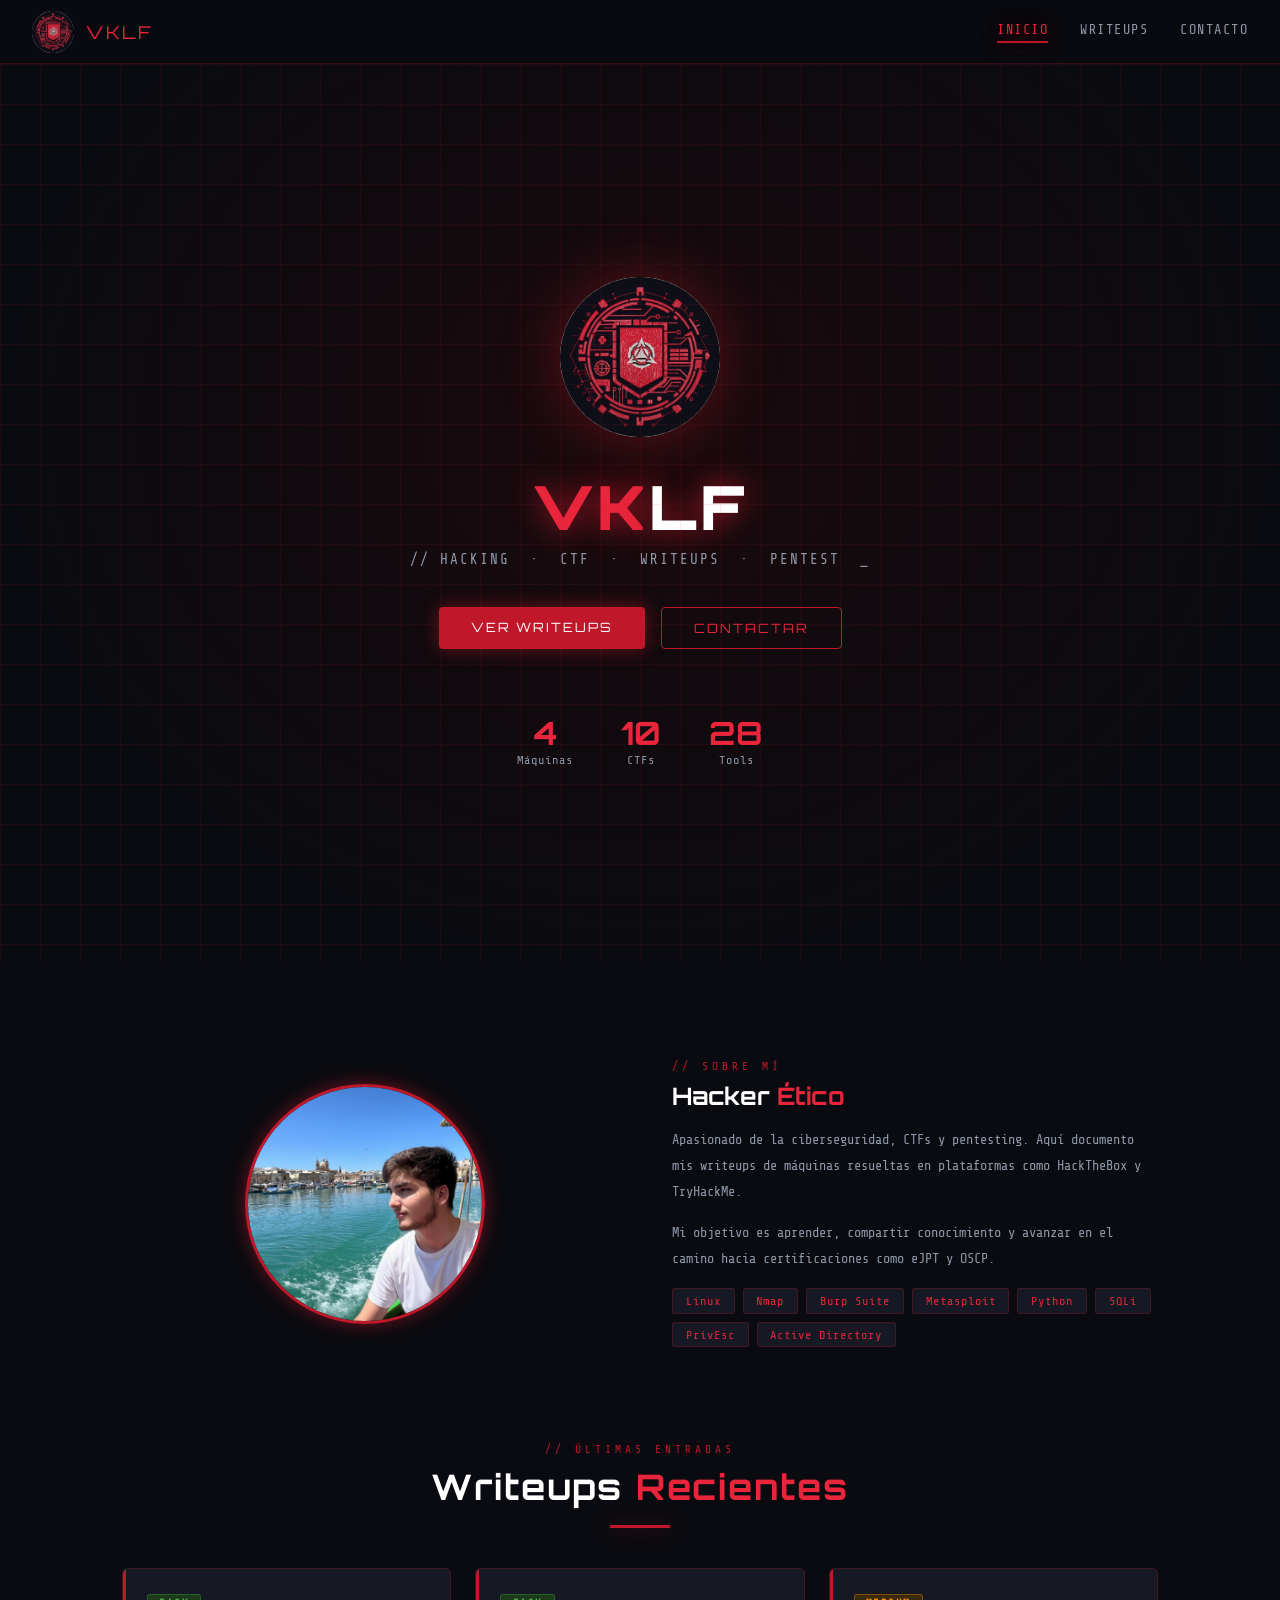
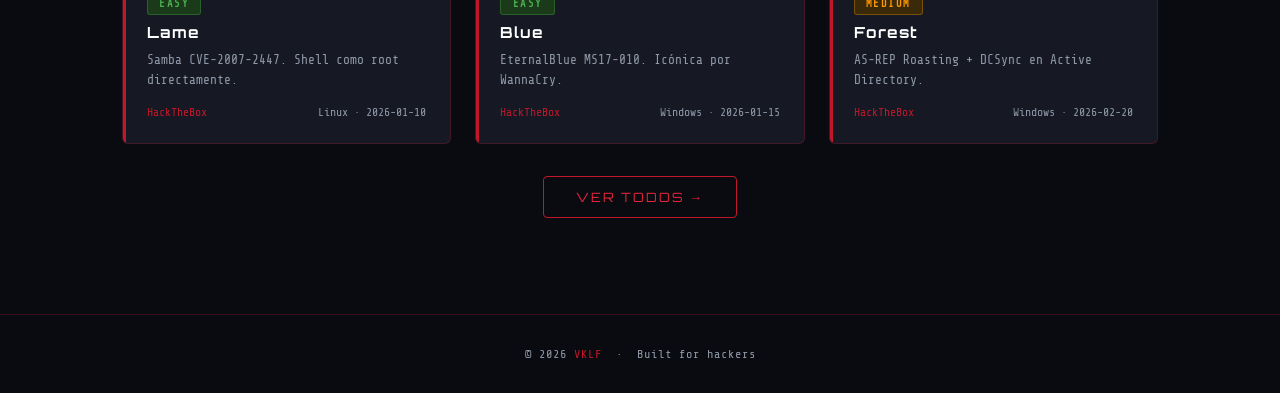
<file: index.html>
<!DOCTYPE html>
<html lang="es">
<head>
  <meta charset="UTF-8"/>
  <meta name="viewport" content="width=device-width, initial-scale=1.0"/>
  <title>VKLF | Inicio</title>
  <link href="https://fonts.googleapis.com/css2?family=Share+Tech+Mono&family=Orbitron:wght@400;700;900&display=swap" rel="stylesheet"/>
  <link rel="stylesheet" href="style.css"/>
</head>
<body>
<nav>
  <a href="index.html" class="nav-logo">
    <img src="img/logo_circular.png" alt="Logo"/>
    <span>VKLF</span>
  </a>
  <button class="hamburger" id="hamburger" aria-label="Menú">
    <span></span><span></span><span></span>
  </button>
  <ul class="nav-links" id="navLinks">
    <li><a href="index.html"    id="nav-inicio">Inicio</a></li>
    <li><a href="writeups.html" id="nav-writeups">Writeups</a></li>
    <li><a href="contacto.html" id="nav-contacto">Contacto</a></li>
  </ul>
</nav>
<div class="page-wrap">

  <div class="hero-full">
    <div class="hero-grid-bg"></div>
    <img src="img/logo_circular.png" class="hero-logo" alt="Logo"/>
    <h1><span>VK</span>LF</h1>
    <p class="tagline">// HACKING &nbsp;·&nbsp; CTF &nbsp;·&nbsp; WRITEUPS &nbsp;·&nbsp; PENTEST &nbsp;<span class="blink">_</span></p>
    <div class="hero-btns">
      <a href="writeups.html" class="btn btn-primary">Ver Writeups</a>
      <a href="contacto.html" class="btn btn-outline">Contactar</a>
    </div>
    <div class="stats-bar">
      <div class="stat"><div class="stat-num" id="cntM">0</div><div class="stat-label">Máquinas</div></div>
      <div class="stat"><div class="stat-num" id="cntC">0</div><div class="stat-label">CTFs</div></div>
      <div class="stat"><div class="stat-num" id="cntT">0</div><div class="stat-label">Tools</div></div>
    </div>
  </div>

  <div class="about-section">
    <div class="about-img"><img src="img/YO_CAMISABLANCA_MALTA.png" alt="VKLF"/></div>
    <div class="about-text">
      <span class="section-tag">// Sobre mí</span>
      <h2>Hacker <span style="color:var(--red-light)">Ético</span></h2>
      <p>Apasionado de la ciberseguridad, CTFs y pentesting. Aquí documento mis writeups de máquinas resueltas en plataformas como HackTheBox y TryHackMe.</p>
      <p>Mi objetivo es aprender, compartir conocimiento y avanzar en el camino hacia certificaciones como eJPT y OSCP.</p>
      <div class="skill-tags">
        <span class="skill-tag">Linux</span><span class="skill-tag">Nmap</span>
        <span class="skill-tag">Burp Suite</span><span class="skill-tag">Metasploit</span>
        <span class="skill-tag">Python</span><span class="skill-tag">SQLi</span>
        <span class="skill-tag">PrivEsc</span><span class="skill-tag">Active Directory</span>
      </div>
    </div>
  </div>

  <div class="recent-section">
    <div class="section-header">
      <span class="section-tag">// Últimas entradas</span>
      <h2 class="section-title">Writeups <span>Recientes</span></h2>
      <div class="divider"></div>
    </div>
    <div class="wu-grid" id="recentGrid"></div>
    <div class="center"><a href="writeups.html" class="btn btn-outline">Ver todos →</a></div>
  </div>
</div>
<footer>
  <p>© 2026 <span>VKLF</span> &nbsp;·&nbsp; Built for hackers</p>
</footer>
<script src="writeups.js"></script>
<script>
  document.getElementById('nav-inicio').classList.add('active');
  
  const hb = document.getElementById('hamburger');
  const nl = document.getElementById('navLinks');
  hb.addEventListener('click', () => { hb.classList.toggle('open'); nl.classList.toggle('open'); });
  document.addEventListener('click', e => { if(!e.target.closest('nav')){hb.classList.remove('open');nl.classList.remove('open');} });

  function animCount(el, t) {
    let s = 0, step = t / 60;
    const ti = setInterval(() => { s += step; if(s>=t){el.textContent=t;clearInterval(ti);}else el.textContent=Math.floor(s); }, 25);
  }
  animCount(document.getElementById('cntM'), WRITEUPS.length);
  animCount(document.getElementById('cntC'), 12);
  animCount(document.getElementById('cntT'), 34);
  WRITEUPS.slice(0,3).forEach(w => {
    document.getElementById('recentGrid').innerHTML += `
      <a class="wu-card" href="writeup.html?id=${w.id}">
        <span class="wu-badge ${w.diff}">${w.diff.toUpperCase()}</span>
        <h3>${w.name}</h3><p>${w.desc}</p>
        <div class="wu-meta"><span class="wu-platform">${w.platform}</span><span>${w.os} · ${w.date}</span></div>
      </a>`;
  });
</script>
</body></html>
</file>
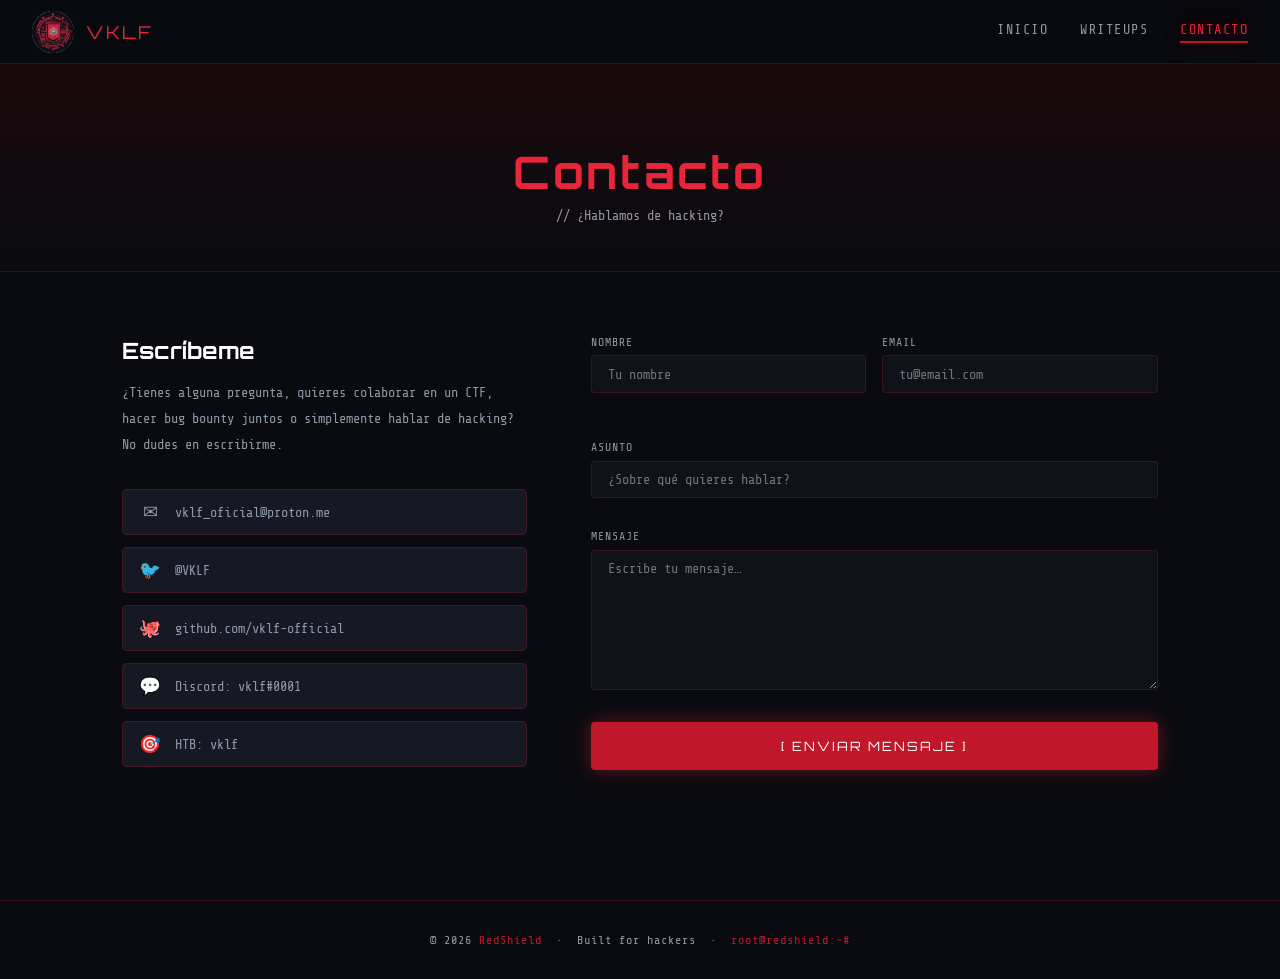
<file: contacto.html>
<!DOCTYPE html>
<html lang="es">
<head>
  <meta charset="UTF-8"/>
  <meta name="viewport" content="width=device-width, initial-scale=1.0"/>
  <title>VKLF | Contacto</title>
  <link href="https://fonts.googleapis.com/css2?family=Share+Tech+Mono&family=Orbitron:wght@400;700;900&display=swap" rel="stylesheet"/>
  <link rel="stylesheet" href="style.css"/>
</head>
<body>
<nav>
  <a href="index.html" class="nav-logo">
    <img src="img/logo_circular.png" alt="Logo"/>
    <span>VKLF</span>
  </a>
  <button class="hamburger" id="hamburger" aria-label="Menú">
    <span></span><span></span><span></span>
  </button>
  <ul class="nav-links" id="navLinks">
    <li><a href="index.html"    id="nav-inicio">Inicio</a></li>
    <li><a href="writeups.html" id="nav-writeups">Writeups</a></li>
    <li><a href="contacto.html" id="nav-contacto">Contacto</a></li>
  </ul>
</nav>
<div class="page-wrap">
  <div class="hero-mini">
    <h1><span>Contacto</span></h1>
    <p>// ¿Hablamos de hacking? </p>
  </div>
  <div class="page-main">
    <div class="contact-grid">
      <div class="contact-info">
        <h2>Escríbeme</h2>
        <p>¿Tienes alguna pregunta, quieres colaborar en un CTF, hacer bug bounty juntos o simplemente hablar de hacking? No dudes en escribirme.</p>
        <div class="c-links">
          <a href="mailto: vklf_oficial@proton.me" class="c-link"><span class="c-icon">✉</span> vklf_oficial@proton.me</a>
          <a href="#" class="c-link"><span class="c-icon">🐦</span> @VKLF</a>
          <a href="#" class="c-link"><span class="c-icon">🐙</span> github.com/vklf-official</a>
          <a href="#" class="c-link"><span class="c-icon">💬</span> Discord: vklf#0001</a>
          <a href="#" class="c-link"><span class="c-icon">🎯</span> HTB: vklf</a>
        </div>
      </div>
      <form class="contact-form" onsubmit="send(event)">
        <div class="form-row">
          <div class="form-group"><label>Nombre</label><input type="text" placeholder="Tu nombre" required/></div>
          <div class="form-group"><label>Email</label><input type="email" placeholder="tu@email.com" required/></div>
        </div>
        <div class="form-group"><label>Asunto</label><input type="text" placeholder="¿Sobre qué quieres hablar?"/></div>
        <div class="form-group"><label>Mensaje</label><textarea placeholder="Escribe tu mensaje…"></textarea></div>
        <button type="submit" class="btn btn-primary" style="width:100%;padding:1rem">[ ENVIAR MENSAJE ]</button>
        <div class="notify" id="msgOk">✔ Mensaje enviado. ¡Te respondo pronto!</div>
      </form>
    </div>
  </div>
</div>
<footer>
  <p>© 2026 <span>RedShield</span> &nbsp;·&nbsp; Built for hackers &nbsp;·&nbsp; <span>root@redshield:~#</span></p>
</footer>
<script>
  document.getElementById('nav-contacto').classList.add('active');
  
  const hb = document.getElementById('hamburger');
  const nl = document.getElementById('navLinks');
  hb.addEventListener('click', () => { hb.classList.toggle('open'); nl.classList.toggle('open'); });
  document.addEventListener('click', e => { if(!e.target.closest('nav')){hb.classList.remove('open');nl.classList.remove('open');} });

  function send(e) {
    e.preventDefault();
    const n = document.getElementById('msgOk');
    n.style.display = 'block';
    e.target.reset();
    setTimeout(() => n.style.display = 'none', 5000);
  }
</script>
</body></html>
</file>
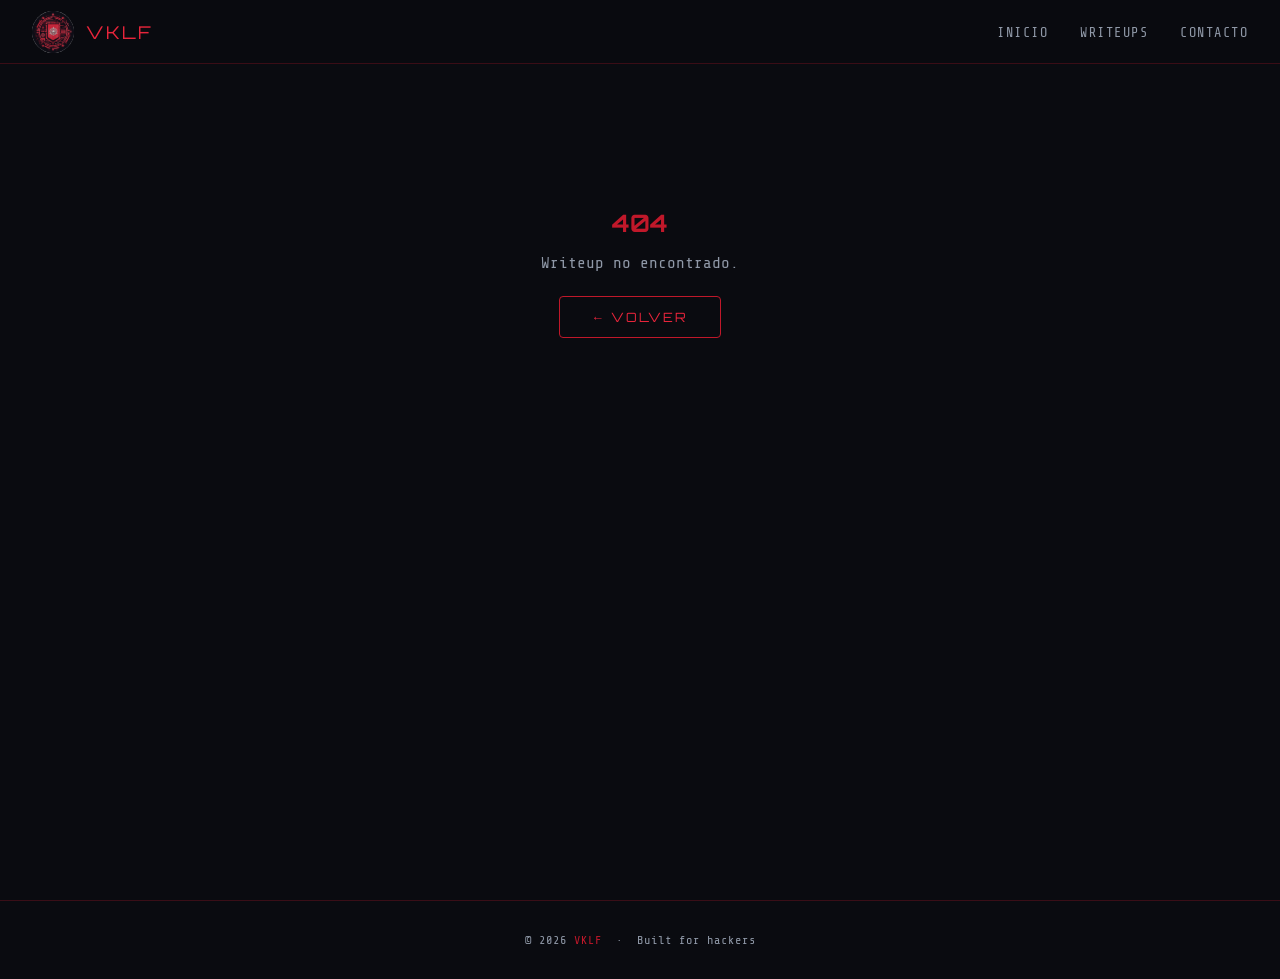
<file: writeup.html>
<!DOCTYPE html>
<html lang="es">
<head>
  <meta charset="UTF-8"/>
  <meta name="viewport" content="width=device-width, initial-scale=1.0"/>
  <title>VKLF | Detalle</title>
  <link href="https://fonts.googleapis.com/css2?family=Share+Tech+Mono&family=Orbitron:wght@400;700;900&display=swap" rel="stylesheet"/>
  <link rel="stylesheet" href="style.css"/>
</head>
<body>
<nav>
  <a href="index.html" class="nav-logo">
    <img src="img/logo_circular.png" alt="Logo"/>
    <span>VKLF</span>
  </a>
  <button class="hamburger" id="hamburger" aria-label="Menú">
    <span></span><span></span><span></span>
  </button>
  <ul class="nav-links" id="navLinks">
    <li><a href="index.html"    id="nav-inicio">Inicio</a></li>
    <li><a href="writeups.html" id="nav-writeups">Writeups</a></li>
    <li><a href="contacto.html" id="nav-contacto">Contacto</a></li>
  </ul>
</nav>
<div class="page-wrap">
  <div class="detail-wrap" id="content"><p style="color:var(--text-dim)">Cargando…</p></div>
</div>
<footer>
  <p>© 2026 <span>VKLF</span> &nbsp;·&nbsp; Built for hackers </p>
</footer>
<script src="writeups.js"></script>
<script>
  
  const hb = document.getElementById('hamburger');
  const nl = document.getElementById('navLinks');
  hb.addEventListener('click', () => { hb.classList.toggle('open'); nl.classList.toggle('open'); });
  document.addEventListener('click', e => { if(!e.target.closest('nav')){hb.classList.remove('open');nl.classList.remove('open');} });

  const id = parseInt(new URLSearchParams(location.search).get('id'));
  const w  = WRITEUPS.find(x => x.id === id);
  const el = document.getElementById('content');
  if (w) {
    const CMD = /^(nmap|curl|python|msfconsole|exploit|Get|enum|hashcat|secretsdump|gobuster|sudo|ssh|wget|nc |cat |ls |cd |chmod)/i;
    const body = w.content.split('\n').map(l => {
      if (l.startsWith('## '))  return `<h2>${l.slice(3)}</h2>`;
      if (l.startsWith('### ')) return `<h3>${l.slice(4)}</h3>`;
      if (CMD.test(l.trim()))   return `<pre>${l}</pre>`;
      if (l.trim())             return `<p>${l}</p>`;
      return '';
    }).join('');
    el.innerHTML = `
      <a href="writeups.html" class="back-btn">← Volver a writeups</a>
      <div class="wu-header">
        <span class="wu-badge ${w.diff}">${w.diff.toUpperCase()}</span>
        <h1>${w.name}</h1>
        <div class="wu-header-meta">
          <span>🖥 ${w.platform}</span><span>🐧 ${w.os}</span><span>📅 ${w.date}</span>
        </div>
      </div>
      <div class="content-body">${body}</div>`;
  } else {
    el.innerHTML = `<div class="not-found"><h2>404</h2><p>Writeup no encontrado.</p>
      <a href="writeups.html" class="btn btn-outline" style="margin-top:1.5rem">← Volver</a></div>`;
  }
</script>
</body></html>
</file>
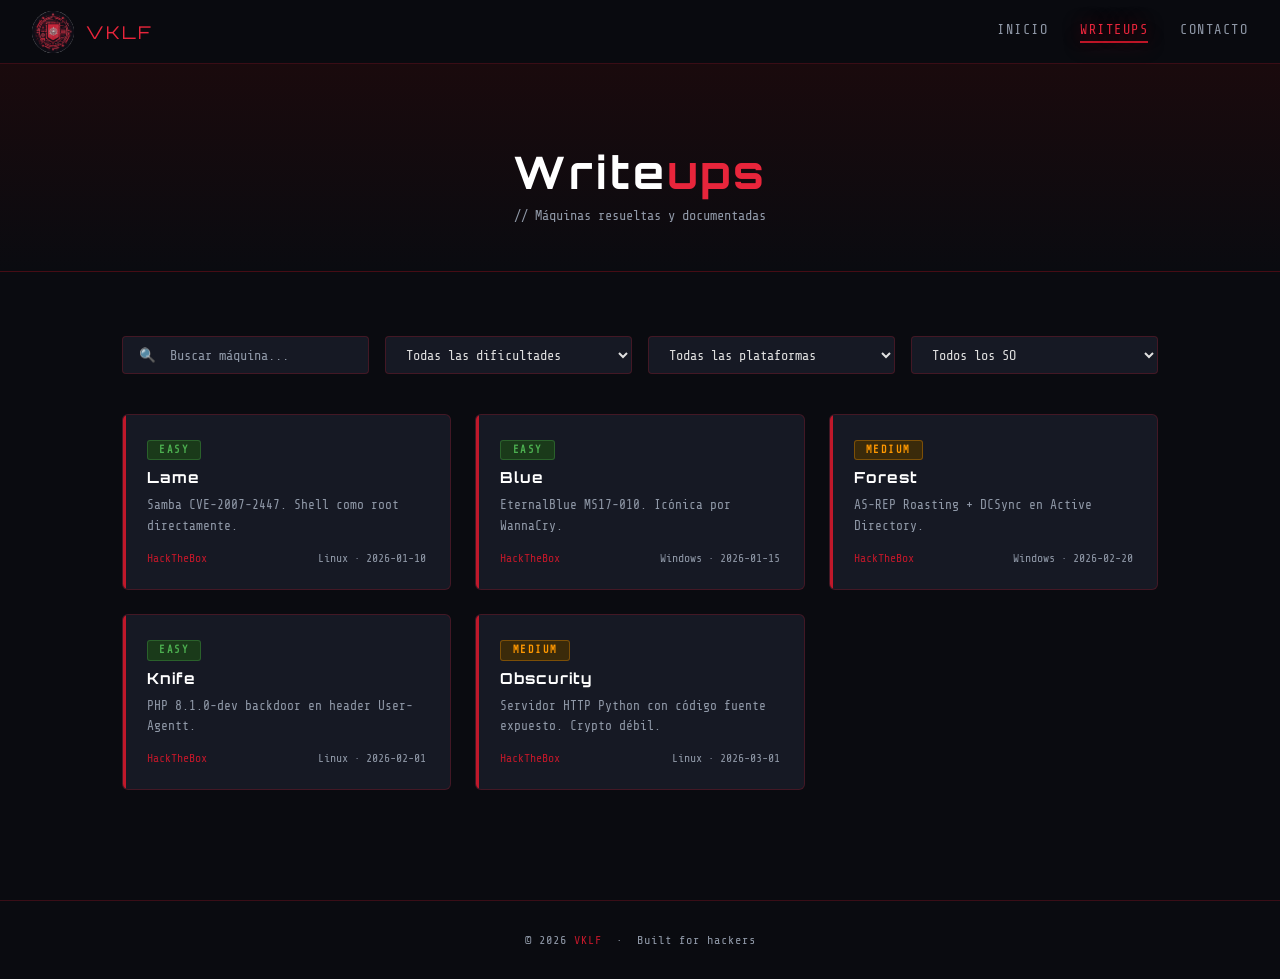
<file: writeups.html>
<!DOCTYPE html>
<html lang="es">
<head>
  <meta charset="UTF-8"/>
  <meta name="viewport" content="width=device-width, initial-scale=1.0"/>
  <title>VKLF | Writeups</title>
  <link href="https://fonts.googleapis.com/css2?family=Share+Tech+Mono&family=Orbitron:wght@400;700;900&display=swap" rel="stylesheet"/>
  <link rel="stylesheet" href="style.css"/>
</head>
<body>
<nav>
  <a href="index.html" class="nav-logo">
    <img src="img/logo_circular.png" alt="Logo"/>
    <span>VKLF</span>
  </a>
  <button class="hamburger" id="hamburger" aria-label="Menú">
    <span></span><span></span><span></span>
  </button>
  <ul class="nav-links" id="navLinks">
    <li><a href="index.html"    id="nav-inicio">Inicio</a></li>
    <li><a href="writeups.html" id="nav-writeups">Writeups</a></li>
    <li><a href="contacto.html" id="nav-contacto">Contacto</a></li>
  </ul>
</nav>
<div class="page-wrap">
  <div class="hero-mini">
    <h1>Write<span>ups</span></h1>
    <p>// Máquinas resueltas y documentadas</p>
  </div>
  <div class="page-main">
    <div class="controls">
      <input type="text" id="q" placeholder="🔍  Buscar máquina..." oninput="render()"/>
      <select id="fD" onchange="render()">
        <option value="">Todas las dificultades</option>
        <option value="easy">Easy</option><option value="medium">Medium</option>
        <option value="hard">Hard</option><option value="insane">Insane</option>
      </select>
      <select id="fP" onchange="render()">
        <option value="">Todas las plataformas</option>
        <option value="HackTheBox">HackTheBox</option><option value="TryHackMe">TryHackMe</option>
        <option value="VulnHub">VulnHub</option><option value="Otro">Otro</option>
      </select>
      <select id="fO" onchange="render()">
        <option value="">Todos los SO</option>
        <option value="Linux">Linux</option><option value="Windows">Windows</option><option value="FreeBSD">FreeBSD</option>
      </select>
    </div>
    <div class="wu-grid" id="wuGrid"></div>
  </div>
</div>
<footer>
  <p>© 2026 <span>VKLF</span> &nbsp;·&nbsp; Built for hackers</p>
</footer>
<script src="writeups.js"></script>
<script>
  document.getElementById('nav-writeups').classList.add('active');
  
  const hb = document.getElementById('hamburger');
  const nl = document.getElementById('navLinks');
  hb.addEventListener('click', () => { hb.classList.toggle('open'); nl.classList.toggle('open'); });
  document.addEventListener('click', e => { if(!e.target.closest('nav')){hb.classList.remove('open');nl.classList.remove('open');} });

  function render() {
    const q=document.getElementById('q').value.toLowerCase();
    const d=document.getElementById('fD').value;
    const p=document.getElementById('fP').value;
    const o=document.getElementById('fO').value;
    const f=WRITEUPS.filter(w=>
      (!q||w.name.toLowerCase().includes(q)||w.desc.toLowerCase().includes(q))&&
      (!d||w.diff===d)&&(!p||w.platform===p)&&(!o||w.os===o));
    document.getElementById('wuGrid').innerHTML = f.length
      ? f.map(w=>`<a class="wu-card" href="writeup.html?id=${w.id}">
          <span class="wu-badge ${w.diff}">${w.diff.toUpperCase()}</span>
          <h3>${w.name}</h3><p>${w.desc}</p>
          <div class="wu-meta"><span class="wu-platform">${w.platform}</span><span>${w.os} · ${w.date}</span></div>
        </a>`).join('')
      : '<div class="wu-empty">No se encontraron writeups.</div>';
  }
  render();
</script>
</body></html>
</file>
<file: style.css>
:root {
  --red: #c0182a;
  --red-light: #e8253b;
  --red-dark: #8a0f1e;
  --bg: #0a0b10;
  --bg2: #10121a;
  --bg3: #161924;
  --text: #e0e0e0;
  --text-dim: #9099a8;
  --border: #c0182a44;
  --glow: 0 0 18px #c0182a88;
}

* { margin: 0; padding: 0; box-sizing: border-box; }
html { scroll-behavior: smooth; }
body { background: var(--bg); color: var(--text); font-family: 'Share Tech Mono', monospace; overflow-x: hidden; }

::-webkit-scrollbar { width: 6px; }
::-webkit-scrollbar-track { background: var(--bg2); }
::-webkit-scrollbar-thumb { background: var(--red); border-radius: 3px; }

/* ── NAV ── */
nav {
  position: fixed; top: 0; width: 100%; z-index: 100;
  background: rgba(10,11,16,0.95); backdrop-filter: blur(10px);
  border-bottom: 1px solid var(--border);
  display: flex; align-items: center; justify-content: space-between;
  padding: 0 2rem; height: 64px;
}
.nav-logo { display: flex; align-items: center; gap: 12px; text-decoration: none; }
.nav-logo img { height: 42px; width: 42px; border-radius: 50%; }
.nav-logo span { font-family: 'Orbitron', sans-serif; font-size: 1.1rem; color: var(--red-light); letter-spacing: 2px; text-transform: uppercase; }
.nav-links { display: flex; gap: 2rem; list-style: none; }
.nav-links a { color: var(--text-dim); text-decoration: none; font-size: .85rem; letter-spacing: 1.5px; transition: color .2s; text-transform: uppercase; }
.nav-links a:hover, .nav-links a.active { color: var(--red-light); text-shadow: var(--glow); }
.nav-links a.active::after { content: ''; display: block; height: 2px; background: var(--red); margin-top: 3px; box-shadow: var(--glow); }
.hamburger { display: none; flex-direction: column; gap: 5px; cursor: pointer; background: none; border: none; padding: 4px; }
.hamburger span { display: block; width: 24px; height: 2px; background: var(--text-dim); transition: all .3s; }
.hamburger.open span:nth-child(1) { transform: translateY(7px) rotate(45deg); }
.hamburger.open span:nth-child(2) { opacity: 0; }
.hamburger.open span:nth-child(3) { transform: translateY(-7px) rotate(-45deg); }

/* ── BUTTONS ── */
.btn { padding: .75rem 2rem; border-radius: 4px; font-family: 'Orbitron', sans-serif; font-size: .8rem; letter-spacing: 2px; text-decoration: none; text-transform: uppercase; cursor: pointer; transition: all .2s; border: none; display: inline-block; text-align: center; }
.btn-primary { background: var(--red); color: #fff; box-shadow: var(--glow); }
.btn-primary:hover { background: var(--red-light); box-shadow: 0 0 30px #c0182acc; transform: translateY(-2px); }
.btn-outline { background: transparent; color: var(--red-light); border: 1px solid var(--red); }
.btn-outline:hover { background: var(--red-dark); transform: translateY(-2px); }

/* ── SECTION HEADER ── */
.section-header { text-align: center; margin-bottom: 2.5rem; }
.section-tag { font-size: .7rem; color: var(--red); letter-spacing: 4px; text-transform: uppercase; display: block; margin-bottom: .5rem; }
.section-title { font-family: 'Orbitron', sans-serif; font-size: clamp(1.4rem,3vw,2.2rem); color: #fff; letter-spacing: 2px; }
.section-title span { color: var(--red-light); }
.divider { width: 60px; height: 3px; background: var(--red); margin: 1rem auto 0; box-shadow: var(--glow); }

/* ── PAGE WRAP ── */
.page-wrap { padding-top: 64px; min-height: 100vh; }
.page-main { max-width: 1100px; margin: 0 auto; padding: 4rem 2rem 6rem; }

/* ── HERO MINI (inner pages) ── */
.hero-mini { background: linear-gradient(180deg, #1a0a0d 0%, var(--bg) 100%); padding: 5rem 2rem 3rem; text-align: center; border-bottom: 1px solid var(--border); }
.hero-mini h1 { font-family: 'Orbitron', sans-serif; font-size: clamp(1.6rem,4vw,2.8rem); color: #fff; letter-spacing: 3px; }
.hero-mini h1 span { color: var(--red-light); }
.hero-mini p { color: var(--text-dim); margin-top: .5rem; font-size: .85rem; }

/* ── BADGES ── */
.wu-badge { display: inline-block; padding: .2rem .7rem; border-radius: 3px; font-size: .65rem; letter-spacing: 1.5px; text-transform: uppercase; font-weight: bold; }
.easy   { background: #1a3a1a; color: #4caf50; border: 1px solid #4caf5055; }
.medium { background: #3a2a0a; color: #ff9800; border: 1px solid #ff980055; }
.hard   { background: #3a0a0a; color: var(--red-light); border: 1px solid var(--border); }
.insane { background: #1a0a3a; color: #9c27b0; border: 1px solid #9c27b055; }

/* ── CARDS ── */
.wu-grid { display: grid; grid-template-columns: repeat(auto-fill, minmax(280px,1fr)); gap: 1.5rem; }
.wu-card { background: var(--bg3); border: 1px solid var(--border); border-radius: 6px; padding: 1.5rem; cursor: pointer; transition: all .2s; position: relative; overflow: hidden; text-decoration: none; display: block; }
.wu-card::before { content: ''; position: absolute; top: 0; left: 0; width: 3px; height: 100%; background: var(--red); }
.wu-card:hover { border-color: var(--red); transform: translateY(-4px); box-shadow: 0 8px 30px #c0182a33; }
.wu-card h3 { color: #fff; font-family: 'Orbitron', sans-serif; font-size: .95rem; margin: .5rem 0; letter-spacing: 1px; }
.wu-card p { color: var(--text-dim); font-size: .8rem; line-height: 1.6; }
.wu-meta { display: flex; justify-content: space-between; margin-top: 1rem; font-size: .72rem; color: var(--text-dim); flex-wrap: wrap; gap: .3rem; }
.wu-platform { color: var(--red); }
.wu-empty { text-align: center; color: var(--text-dim); padding: 3rem; grid-column: 1 / -1; }

/* ── CONTROLS ── */
.controls { display: flex; gap: 1rem; flex-wrap: wrap; margin-bottom: 2.5rem; }
.controls input, .controls select {
  background: var(--bg3); border: 1px solid var(--border); color: var(--text);
  padding: .6rem 1rem; border-radius: 4px; font-family: 'Share Tech Mono', monospace; font-size: .85rem;
  outline: none; flex: 1; min-width: 160px;
}
.controls input::placeholder { color: var(--text-dim); }
.controls input:focus, .controls select:focus { border-color: var(--red); box-shadow: var(--glow); }

/* ── FORMS ── */
.form-card { background: var(--bg3); border: 1px dashed var(--red); border-radius: 8px; padding: 2.5rem; }
.form-row { display: grid; grid-template-columns: 1fr 1fr; gap: 1rem; margin-bottom: 1rem; }
.form-group { display: flex; flex-direction: column; gap: .4rem; margin-bottom: 1rem; }
.form-group label { font-size: .72rem; color: var(--text-dim); letter-spacing: 1px; text-transform: uppercase; }
.form-group input,
.form-group select,
.form-group textarea,
.contact-form input,
.contact-form textarea {
  background: var(--bg2); border: 1px solid var(--border); color: var(--text);
  padding: .65rem 1rem; border-radius: 4px; font-family: 'Share Tech Mono', monospace; font-size: .85rem; outline: none; width: 100%;
}
.form-group input:focus,
.form-group select:focus,
.form-group textarea:focus,
.contact-form input:focus,
.contact-form textarea:focus { border-color: var(--red); box-shadow: var(--glow); }
.form-group textarea { resize: vertical; min-height: 180px; }
.file-drop {
  border: 1px dashed var(--border); border-radius: 4px; padding: 1.8rem; text-align: center;
  color: var(--text-dim); font-size: .85rem; cursor: pointer; transition: all .2s; margin-bottom: 1rem;
}
.file-drop:hover { border-color: var(--red); color: var(--red-light); background: #c0182a11; }
.file-drop .icon { font-size: 2rem; display: block; margin-bottom: .4rem; }
.notify { display: none; background: #1a3a1a; border: 1px solid #4caf50; color: #4caf50; padding: .8rem 1.2rem; border-radius: 4px; text-align: center; margin-top: 1rem; font-size: .85rem; }
.notify a { color: #4caf50; }

/* ── TIPS BOX ── */
.tips-box { background: var(--bg2); border: 1px solid var(--border); border-radius: 6px; padding: 1.5rem; margin-bottom: 2rem; }
.tips-box h3 { font-family: 'Orbitron', sans-serif; color: var(--red-light); font-size: .9rem; margin-bottom: 1rem; }
.tips-box ul { list-style: none; }
.tips-box li { color: var(--text-dim); font-size: .8rem; padding: .3rem 0; }
.tips-box li::before { content: "▶ "; color: var(--red); }

/* ── CONTACT ── */
.contact-grid { display: grid; grid-template-columns: 1fr 1.4fr; gap: 4rem; align-items: start; }
.contact-info h2 { font-family: 'Orbitron', sans-serif; font-size: 1.4rem; color: #fff; margin-bottom: 1rem; }
.contact-info p { color: var(--text-dim); font-size: .85rem; line-height: 1.9; margin-bottom: 2rem; }
.c-links { display: flex; flex-direction: column; gap: .75rem; }
.c-link { display: flex; align-items: center; gap: .9rem; color: var(--text-dim); text-decoration: none; font-size: .85rem; padding: .75rem 1rem; background: var(--bg3); border: 1px solid var(--border); border-radius: 5px; transition: all .2s; }
.c-link:hover { border-color: var(--red); color: var(--red-light); transform: translateX(4px); }
.c-icon { font-size: 1.1rem; min-width: 22px; text-align: center; }
.contact-form { display: flex; flex-direction: column; gap: 1rem; }
.contact-form textarea { min-height: 140px; resize: vertical; }

/* ── FOOTER ── */
footer { text-align: center; padding: 2rem; color: var(--text-dim); font-size: .75rem; letter-spacing: 1px; border-top: 1px solid var(--border); }
footer span { color: var(--red); }

/* ─────────────── INDEX SPECIFIC ─────────────── */
.hero-full {
  min-height: 100vh; display: flex; flex-direction: column;
  align-items: center; justify-content: center; text-align: center;
  padding: 80px 2rem 4rem;
  background: radial-gradient(ellipse at 50% 40%, #1a0a0d 0%, var(--bg) 70%);
  position: relative; overflow: hidden;
}
.hero-grid-bg {
  position: absolute; inset: 0; pointer-events: none;
  background-image: linear-gradient(var(--border) 1px, transparent 1px),
                    linear-gradient(90deg, var(--border) 1px, transparent 1px);
  background-size: 40px 40px; opacity: .35;
}
.hero-logo { width: 160px; height: 160px; border-radius: 50%; box-shadow: 0 0 60px #c0182a66; margin-bottom: 2rem; animation: pulse 3s ease-in-out infinite; }
@keyframes pulse { 0%,100% { box-shadow: 0 0 40px #c0182a55, 0 0 80px #c0182a22; } 50% { box-shadow: 0 0 80px #c0182a99, 0 0 160px #c0182a44; } }
.hero-full h1 { font-family: 'Orbitron', sans-serif; font-size: clamp(2rem,5vw,3.8rem); font-weight: 900; letter-spacing: 4px; color: #fff; text-shadow: 0 0 30px #c0182a; margin-bottom: .4rem; }
.hero-full h1 span { color: var(--red-light); }
.tagline { color: var(--text-dim); font-size: .9rem; letter-spacing: 2px; margin-bottom: 2.5rem; }
.blink { animation: blink 1.2s step-end infinite; }
@keyframes blink { 50% { opacity: 0; } }
.hero-btns { display: flex; gap: 1rem; flex-wrap: wrap; justify-content: center; }
.stats-bar { display: flex; gap: 3rem; margin-top: 4rem; flex-wrap: wrap; justify-content: center; }
.stat { text-align: center; }
.stat-num { font-family: 'Orbitron', sans-serif; font-size: 2rem; color: var(--red-light); font-weight: 700; }
.stat-label { font-size: .75rem; color: var(--text-dim); letter-spacing: 1px; }

.about-section { max-width: 1100px; margin: 0 auto; padding: 6rem 2rem; display: grid; grid-template-columns: 1fr 1fr; gap: 4rem; align-items: center; }
.about-img img { width: 240px; height: 240px; border-radius: 50%; border: 3px solid var(--red); box-shadow: var(--glow); display: block; margin: 0 auto; }
.about-text h2 { font-family: 'Orbitron', sans-serif; font-size: 1.5rem; color: #fff; margin-bottom: 1rem; }
.about-text p { color: var(--text-dim); font-size: .85rem; line-height: 1.9; margin-bottom: 1rem; }
.skill-tags { display: flex; flex-wrap: wrap; gap: .5rem; margin-top: 1rem; }
.skill-tag { background: var(--bg3); border: 1px solid var(--border); color: var(--red-light); padding: .3rem .8rem; border-radius: 3px; font-size: .75rem; letter-spacing: 1px; }

.recent-section { max-width: 1100px; margin: 0 auto; padding: 0 2rem 6rem; }
.center { text-align: center; margin-top: 2rem; }

/* ─────────────── WRITEUP DETAIL ─────────────── */
.detail-wrap { max-width: 860px; margin: 0 auto; padding: 5rem 2rem 6rem; }
.back-btn { color: var(--text-dim); text-decoration: none; font-size: .8rem; letter-spacing: 1px; display: inline-flex; align-items: center; gap: .5rem; margin-bottom: 2rem; transition: color .2s; }
.back-btn:hover { color: var(--red-light); }
.wu-header { border-bottom: 1px solid var(--border); padding-bottom: 1.5rem; margin-bottom: 2rem; }
.wu-header h1 { font-family: 'Orbitron', sans-serif; font-size: clamp(1.4rem,4vw,2.2rem); color: #fff; margin: .75rem 0 .5rem; }
.wu-header-meta { display: flex; gap: 1rem; flex-wrap: wrap; color: var(--text-dim); font-size: .8rem; align-items: center; margin-top: .75rem; }
.content-body { font-size: .9rem; line-height: 1.9; }
.content-body h2 { font-family: 'Orbitron', sans-serif; color: var(--red-light); margin: 2rem 0 .75rem; font-size: 1.1rem; border-left: 3px solid var(--red); padding-left: .75rem; }
.content-body h3 { color: #fff; margin: 1.5rem 0 .5rem; }
.content-body pre { background: var(--bg3); border: 1px solid var(--border); border-left: 3px solid var(--red); border-radius: 4px; padding: 1.2rem; overflow-x: auto; margin: 1rem 0; font-size: .82rem; }
.content-body p { color: var(--text-dim); margin: .5rem 0; }
.not-found { text-align: center; padding: 4rem; color: var(--text-dim); }
.not-found h2 { font-family: 'Orbitron', sans-serif; color: var(--red); margin-bottom: 1rem; }

/* ═══════════════ RESPONSIVE ═══════════════ */
@media (max-width: 900px) {
  .about-section { grid-template-columns: 1fr; gap: 2.5rem; text-align: center; }
  .about-img img { margin: 0 auto; }
  .skill-tags { justify-content: center; }
  .contact-grid { grid-template-columns: 1fr; gap: 2.5rem; }
}

@media (max-width: 700px) {
  nav { padding: 0 1.2rem; }
  .nav-links {
    display: none; flex-direction: column; gap: 0;
    position: absolute; top: 64px; left: 0; width: 100%;
    background: rgba(10,11,16,0.98); border-bottom: 1px solid var(--border);
    padding: 1rem 0;
  }
  .nav-links.open { display: flex; }
  .nav-links li a { display: block; padding: .75rem 2rem; }
  .hamburger { display: flex; }
  .form-row { grid-template-columns: 1fr; }
  .stats-bar { gap: 2rem; }
  .hero-btns { flex-direction: column; align-items: center; }
  .hero-btns .btn { width: 100%; max-width: 280px; }
  .wu-grid { grid-template-columns: 1fr; }
  .controls { flex-direction: column; }
  .controls input, .controls select { min-width: unset; width: 100%; }
  .detail-wrap { padding: 5rem 1.2rem 4rem; }
  .wu-header-meta { flex-direction: column; gap: .4rem; }
}

@media (max-width: 420px) {
  .hero-logo { width: 120px; height: 120px; }
  .stat-num { font-size: 1.5rem; }
  .form-card { padding: 1.5rem; }
}
</file>
